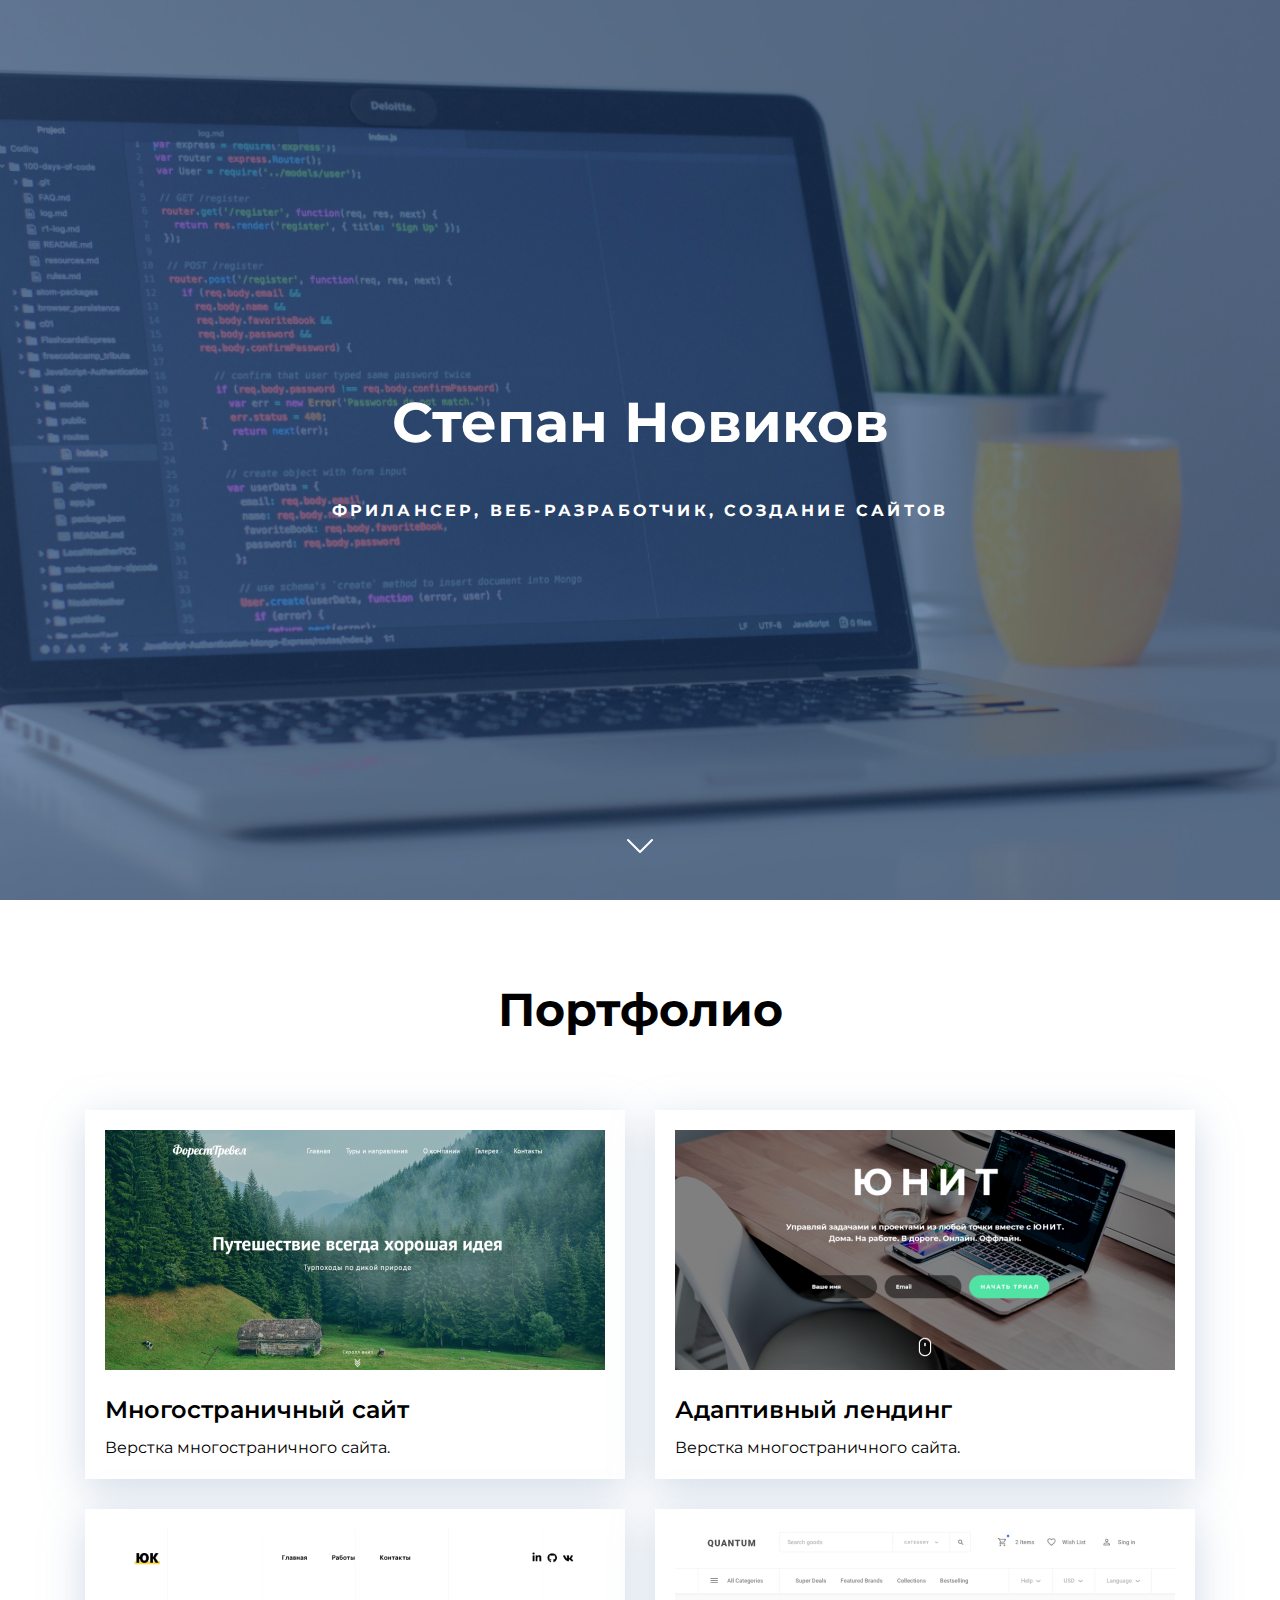
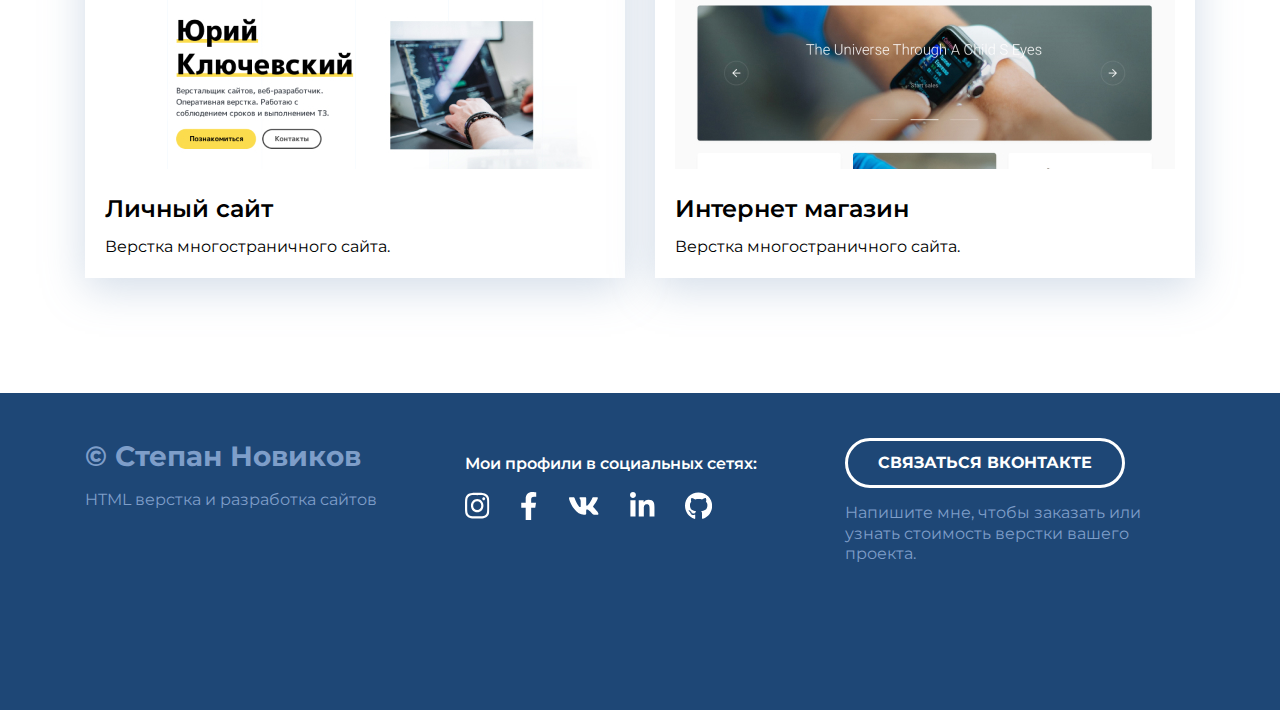
<file: index.html>
<!DOCTYPE html>
<html lang="en">
<head>
    <meta charset="UTF-8">
    <meta name="viewport" content="width=device-width, initial-scale=1.0">
    <title>Сайт портфолио</title>
    <link rel="stylesheet" href="./css/main.css">
    <link href="https://fonts.googleapis.com/css2?family=Montserrat:wght@400;700&display=swap" rel="stylesheet">
</head>
<body>

    <header class="header">
        <h1 class="header-title">Степан Новиков</h1>
        <p class="header-subtitle">фрилансер, веб-разработчик, создание сайтов</p>
        <div class="header-arrow">
            <img src="./image/header/chevron-down.svg" alt="Arrow">
        </div>
    </header>
    <main>
        <div class="portfolio">
            <div class="container">
                <h2 class="portfolio-header">Портфолио</h2>
                <!-- portfolio-cards-wrapper -->
                <div class="portfolio-cards-wrapper">
                    <!-- Card -->
                    <div class="card">
                        <a href="forest-travel.html" class="card-link">
                            <img class="card-img" src="./image/portfolio/forest.jpg" alt="Многостраничный сайт">
                            <h3 class="card-title">Многостраничный сайт</h3>
                            <p>Верстка многостраничного сайта.</p>
                        </a>
                        
                    </div>
                    <!-- //Card -->
                    <!-- Card -->
                    <div class="card">
                        <a href="forest-travel.html" class="card-link">
                            <img class="card-img" src="./image/portfolio/unit.jpg" alt="Многостраничный сайт">
                            <h3 class="card-title">Адаптивный лендинг</h3>
                            <p>Верстка многостраничного сайта.</p>
                        </a>
                    </div>
                    <!-- //Card -->
                    <!-- Card -->
                    <div class="card">
                        <a href="forest-travel.html" class="card-link">
                            <img class="card-img" src="./image/portfolio/quantum.jpg" alt="Многостраничный сайт">
                            <h3 class="card-title">Личный сайт</h3>
                            <p>Верстка многостраничного сайта.</p>
                        </a>
                    </div>
                    <!-- //Card -->
                    <!-- Card -->
                    <div class="card">
                        <a href="forest-travel.html" class="card-link">
                            <img class="card-img" src="./image/portfolio/portfolio.jpg" alt="Многостраничный сайт">
                            <h3 class="card-title">Интернет магазин</h3>
                            <p>Верстка многостраничного сайта.</p>
                        </a>
                    </div>
                    <!-- //Card -->
                </div>
                <!-- //portfolio-cards-wrapper -->
            </div>
        </div>
    </main>
    <footer>
        <div class="footer">
            <div class="container">
                <div class="footer-row">
                    <div class="footer-copyright footer-col">
                        <div class="footer-copyright-name">© Степан Новиков</div>
                        <p>HTML верстка и разработка сайтов</p>
                    </div>
                    
                    <div class="footer-icons footer-col">
                        <p>Мои профили в социальных сетях:</p>
                        <div class="footer-icons-row">
                            <a href="#">
                                <img src="./image/icons/instagram.svg" alt="">
                            </a>
                            <a href="#">
                                <img src="./image/icons/facebook.svg" alt="">
                            </a>
                            <a href="#">
                                <img src="./image/icons/vk.svg" alt="">
                            </a>
                            <a href="#">
                                <img src="./image/icons/linkedin.svg" alt="">
                            </a>
                            <a href="#">
                                <img src="./image/icons/github.svg" alt="">
                            </a>
                        </div>
                    </div>

                    <div class="footer-contacts footer-col">
                        <a href="https://vk.me/id98707540" class="footer-button">
                            Связаться вконтакте 
                        </a>
                        <p>Напишите мне, чтобы заказать или узнать стоимость верстки вашего проекта.</p>
                    </div>
                </div>
            </div>
        </div>
    </footer>
</body>
</html>
</file>
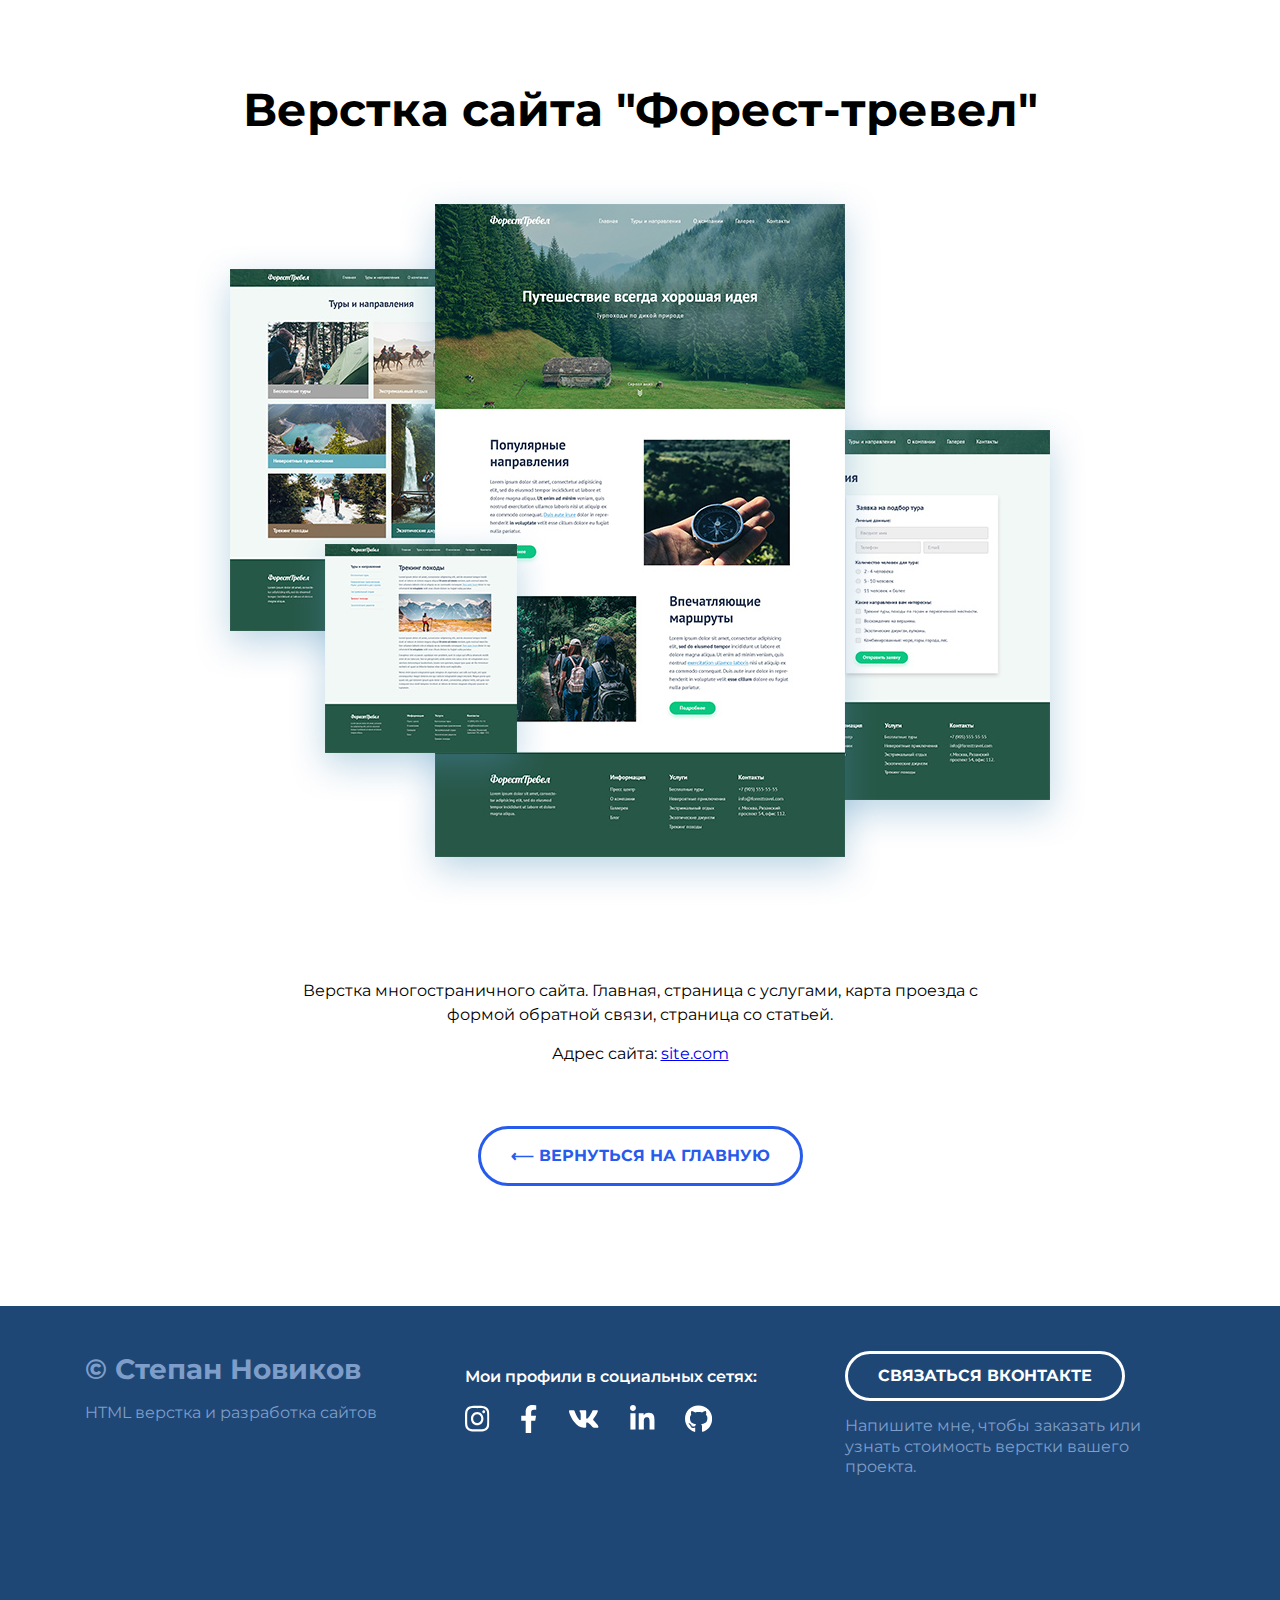
<file: forest-travel.html>
<!DOCTYPE html>
<html lang="ru">
<head>
    <meta charset="UTF-8">
    <meta name="viewport" content="width=device-width, initial-scale=1.0">
    <title>Проект "Форест тревел"</title>
    <link rel="stylesheet" href="./css/main.css">
    <link href="https://fonts.googleapis.com/css2?family=Montserrat:wght@400;700&display=swap" rel="stylesheet">
</head>
<body>
    <main>
        <div class="project">
            <div class="container">
                <h1 class="project-header">Верстка сайта "Форест-тревел"</h1>
                <div class="project-img">
                    <img src="./image/projects/forest-full.jpg" alt="Верстка сайта 'Форест-тревел'">
                </div>
                <div class="project-description">
                    <p>
                        Верстка многостраничного сайта. Главная, страница с услугами, карта проезда с формой обратной связи, страница со статьей.
                    </p>
                    <p>Адрес сайта: <a href="#">site.com</a></p>
                </div>
                <a href="#" class="project-btn-back"> ⟵ Вернуться на главную</a>
            </div>
        </div>
    </main>
    <footer>
        <div class="footer">
            <div class="container">
                <div class="footer-row">
                    <div class="footer-copyright footer-col">
                        <div class="footer-copyright-name">© Степан Новиков</div>
                        <p>HTML верстка и разработка сайтов</p>
                    </div>
                    
                    <div class="footer-icons footer-col">
                        <p>Мои профили в социальных сетях:</p>
                        <div class="footer-icons-row">
                            <a href="#">
                                <img src="./image/icons/instagram.svg" alt="">
                            </a>
                            <a href="#">
                                <img src="./image/icons/facebook.svg" alt="">
                            </a>
                            <a href="#">
                                <img src="./image/icons/vk.svg" alt="">
                            </a>
                            <a href="#">
                                <img src="./image/icons/linkedin.svg" alt="">
                            </a>
                            <a href="#">
                                <img src="./image/icons/github.svg" alt="">
                            </a>
                        </div>
                    </div>

                    <div class="footer-contacts footer-col">
                        <a href="https://vk.me/id98707540" class="footer-button">
                            Связаться вконтакте 
                        </a>
                        <p>Напишите мне, чтобы заказать или узнать стоимость верстки вашего проекта.</p>
                    </div>
                </div>
            </div>
        </div>
    </footer>
</body>
</html>
</file>
<file: css/main.css>
* {
    box-sizing: border-box;
}

body {
    margin: 0;
    font-family: 'Montserrat', sans-serif;
    color: #000000;
}

.container {
    max-width: 1110px;
    margin-left: auto;
    margin-right: auto;
}

.none {
    display: none!important;
}

/*Header*/
.header {
    position: relative;
    display: flex;
    flex-direction: column;
    justify-content: center;
    align-items: center;
    
    width: 100%;
    height: 100vh;

    background-color: #536681;
    background-image: url("../image/header/header-bg.jpg");
    background-size: cover;
    background-position: center;
}

.header-title {
    margin: 25px;
    font-weight: 700;
    font-size: 56px;
    line-height: 1.3;
    text-align: center;
    color: #FFFFFF;
}

.header-subtitle {
    font-weight: bold;
    font-size: 16px;
    line-height: 150%;
    text-align: center;
    letter-spacing: 0.2em;
    text-transform: uppercase;
    color: #FFFFFF;
}

.header-arrow {
    width: 48px;
    height: 48px;
    position: absolute;
    bottom: 30px;
    left: 50%;
    transform: translate(-50%,0);
}

/*Portfolio*/
.portfolio {
    padding-top: 80px;
    padding-bottom: 115px;
}
.portfolio-header { 
    font-weight: 700;
    font-size: 46px;
    line-height: 1.3;
    text-align: center;
    color: black;
    margin: 0;
    margin-bottom: 70px;
}

.portfolio-cards-wrapper {
    display: flex;
    flex-wrap: wrap;
    justify-content: space-between;
}

.card {
    margin-bottom: 30px;
    max-width: 540px;
    background-color: white;
    box-shadow: 0px 10px 40px rgba(126, 155, 189, 0.35);
}

.card:hover {
    transform: translateY(-15px);
    transition: transform 0.2s ease-in;
}

.card-link {
    display: block;
    text-decoration: none;
    color: black;
    padding: 20px;
    transition: color 0.2s ease-in;
}

.card-link:hover {
    color: rgb(39,91,236);
}

.card:last-child, .card:nth-last-child(2) {
    margin-bottom: 0;
}

.card-img {
    margin-bottom: 20px;
}

.card-title {
    margin: 0;
    margin-bottom: 13px;
    font-weight: 600;
    font-size: 24px;
    line-height: 1.3;
}

.card p {
    font-size: 16px;
    line-height: 1.3;
    margin: 0;
}

/* Footer */

.footer {
    background: #1E4776;
    padding-top: 45px;
    padding-bottom: 130px;
    color: white;
}

.footer-row {
    display: flex;
    flex-direction: row;
    justify-content: space-between;

}

.footer-col {
    max-width: 350px;
    flex-grow: 1;
}

.footer-copyright {
    color: #7E9EC9;
    line-height: 1.3;

}

.footer-copyright-name {
    margin: 0;
    margin-bottom: 15px;
    font-weight: 700;
    font-size: 28px;
    line-height: 1.3;
}

.footer-copyright-name p {

    font-size: 16px;
    font-weight: 600;
}


.footer-icons p {
    font-weight: 600;
    font-size: 16px;
    line-height: 130%;
    color: #FFFFFF;
}

.footer-icons-row {
    display: flex;
    align-items: center;
}

.footer-icons-row > * + * {
    margin-left: 30px;
}

.footer-button {
    display: inline-block;
    height: 50px;
    padding-right: 30px;
    padding-left: 30px;

    border: 3px solid #FFFFFF;
    border-radius: 50px;
    
    
    line-height: 44px;
    font-weight: 700;
    font-size: 16px;
    color: white;
    text-transform: uppercase;
    text-decoration: none;

    transition: all 0.2s ease-in;
}

.footer-button:hover {
    background-color: white;
    color: #1E4776;
}

.footer-contacts p {
    margin: 15px 0;
    color: #7E9EC9;
    font-size: 16px;
    line-height: 1.3;
}


/*project*/

.project {
    padding-top: 80px;
    padding-bottom: 120px;
    text-align: center;
}

.project-header {
    margin: 0;
    margin-bottom: 40px;
    font-weight: bold;
    font-size: 46px;
    line-height: 1.3;
}

.project-img {
    margin-bottom: 70px;
}

.project-description {
    max-width: 730px;
    margin: 0 auto 60px;

}

.project-description p{
    font-size: 16px;
    line-height: 1.5;
    margin-top: 0;
    margin-bottom: 15px;
}

.project-btn-back {
    display: inline-block;
    height: 60px;
    padding-right: 30px;
    padding-left: 30px;

    border: 3px solid #275BEC;
    border-radius: 50px;
    
    
    line-height: 54px;
    font-weight: 700;
    font-size: 16px;
    color: #275BEC;
    text-transform: uppercase;
    text-decoration: none;

    transition: all 0.2s ease-in;
}

.project-btn-back:hover {
    background-color: #275BEC;
    color: white;
}
</file>
